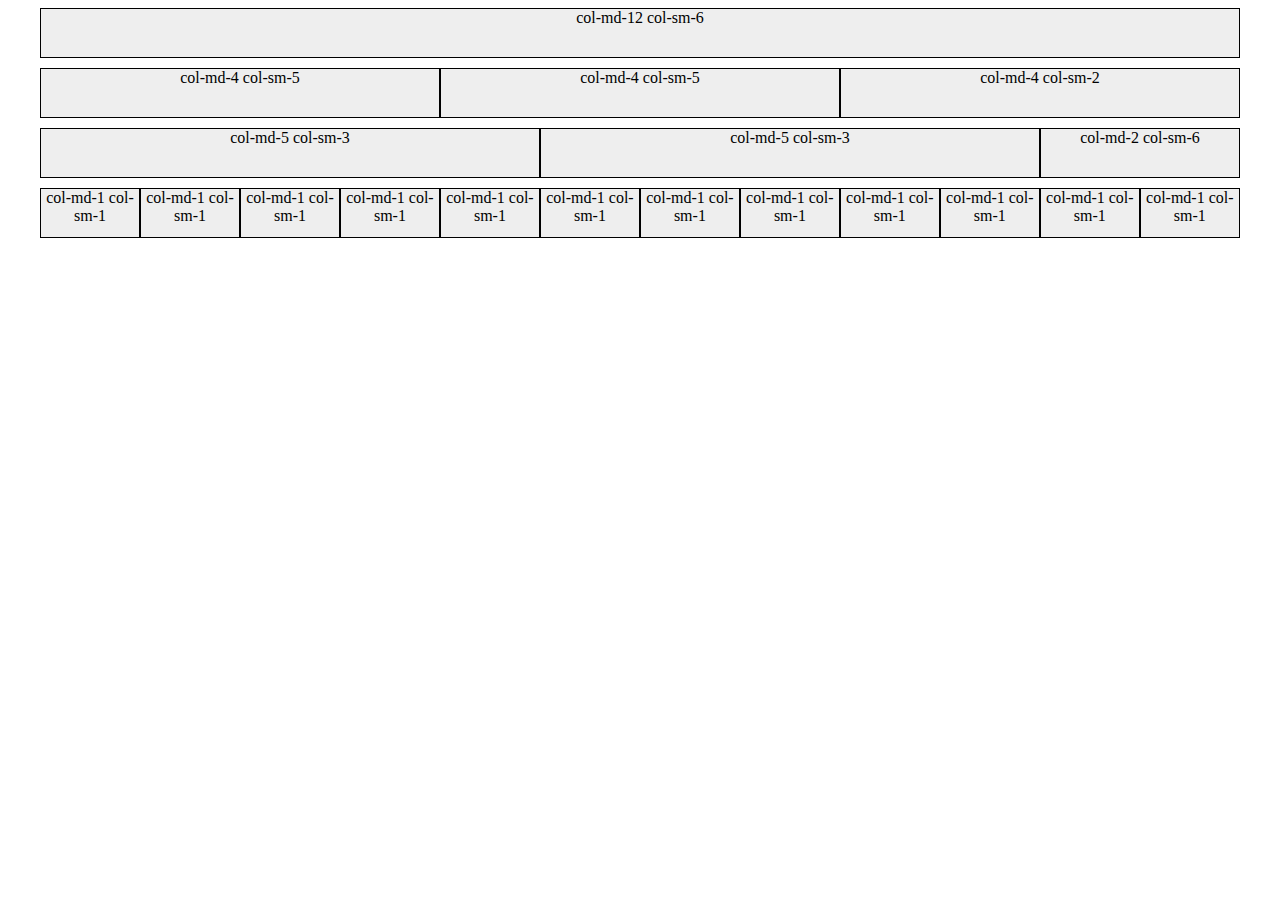
<file: Grid/index.html>
<!DOCTYPE html>
<html lang="en">
<head>
	<meta charset="UTF-8">
	<title>Grid</title>
	<link rel="stylesheet" type="text/css" href="style.css">
</head>
<body>
	<div class="container">
		<div class="row">
			<div class="col-sm-6 col-md-12 box">col-md-12 col-sm-6</div>
			<div class="col-sm-6 hide box">col-sm-6</div>
		</div>
		<div class="row">
			<div class="col-sm-5 col-md-4 box">col-md-4 col-sm-5</div>
			<div class="col-sm-5 col-md-4 box">col-md-4 col-sm-5</div>
			<div class="col-sm-2 col-md-4 box">col-md-4 col-sm-2</div>
		</div>
		<div class="row">
			<div class="col-sm-3 col-md-5 box">col-md-5 col-sm-3</div>
			<div class="col-sm-3 col-md-5 box">col-md-5 col-sm-3</div>
			<div class="col-sm-6 col-md-2 box">col-md-2 col-sm-6</div>
		</div>
		<div class="row">
			<div class="col-sm-1 col-md-1 box">col-md-1 col-sm-1</div>
			<div class="col-sm-1 col-md-1 box">col-md-1 col-sm-1</div>
			<div class="col-sm-1 col-md-1 box">col-md-1 col-sm-1</div>
			<div class="col-sm-1 col-md-1 box">col-md-1 col-sm-1</div>
			<div class="col-sm-1 col-md-1 box">col-md-1 col-sm-1</div>
			<div class="col-sm-1 col-md-1 box">col-md-1 col-sm-1</div>
			<div class="col-sm-1 col-md-1 box">col-md-1 col-sm-1</div>
			<div class="col-sm-1 col-md-1 box">col-md-1 col-sm-1</div>
			<div class="col-sm-1 col-md-1 box">col-md-1 col-sm-1</div>
			<div class="col-sm-1 col-md-1 box">col-md-1 col-sm-1</div>
			<div class="col-sm-1 col-md-1 box">col-md-1 col-sm-1</div>
			<div class="col-sm-1 col-md-1 box">col-md-1 col-sm-1</div>
		</div>
	</div>
	
</body>
</html>
</file>
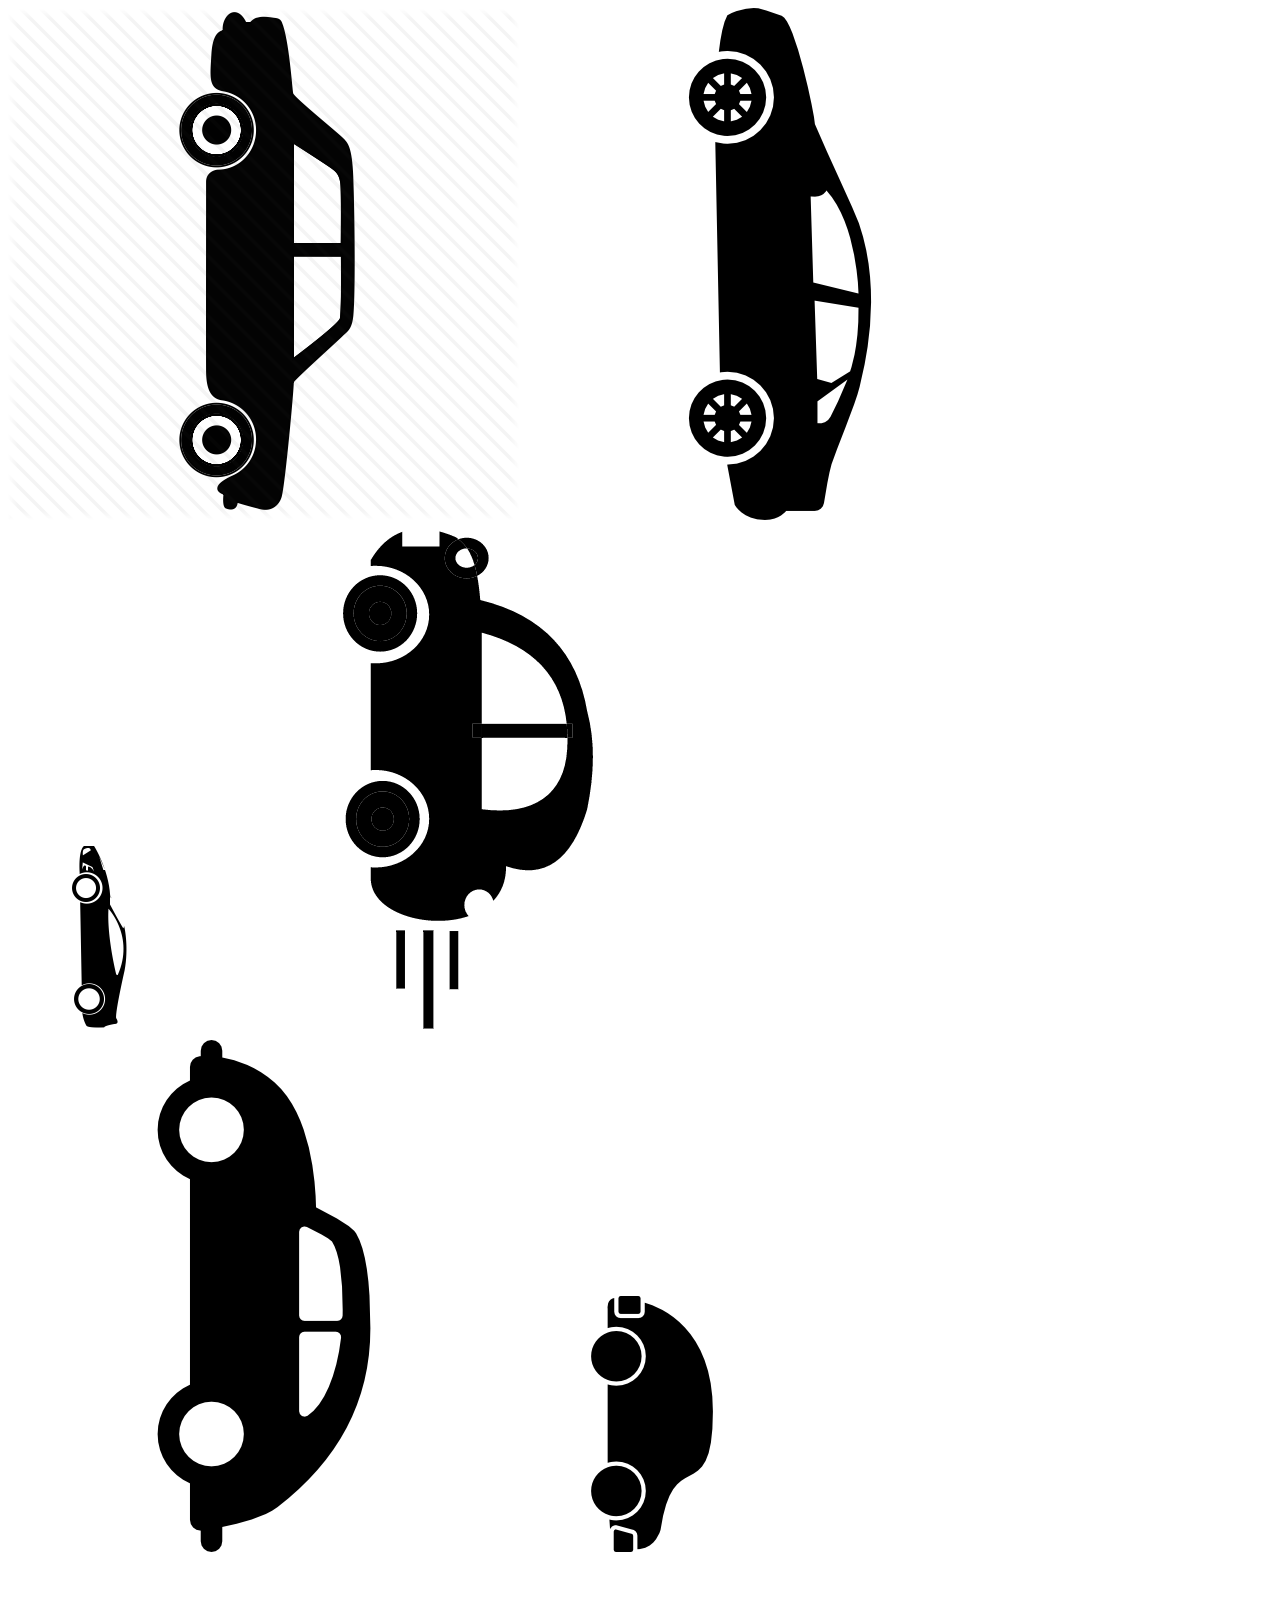
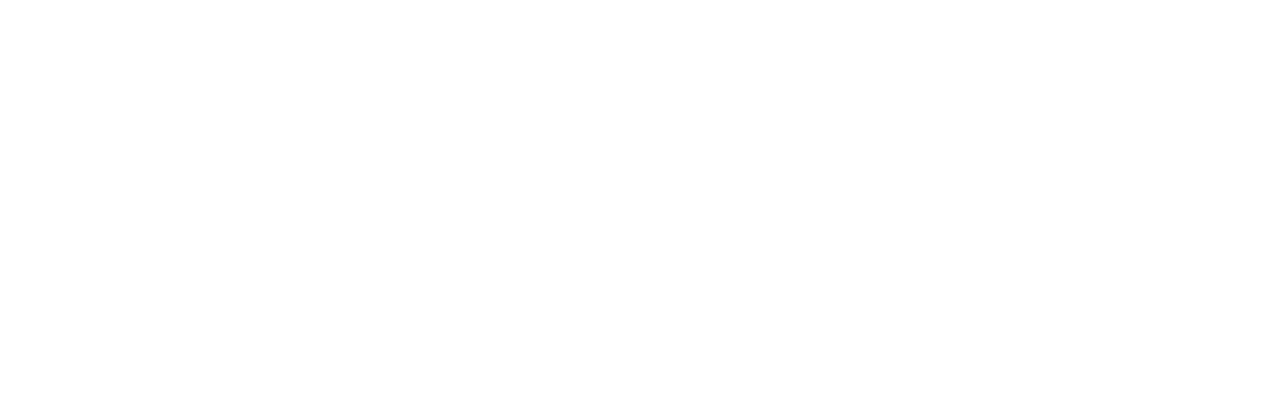
<file: Parallax/index.html>
<!DOCTYPE html>
<html lang="en">
<head>
	<meta charset="UTF-8">
	<title>Parallax</title>
	<link rel="stylesheet" href="styles/style.css">
</head>
<body>
	<div class="wrapper parallax">
		<div>
			<img src="img/1.png" alt="">
			<img src="img/2.png" alt="">
		</div>

		<div>
			<img src="img/3.png" alt="">
			<img src="img/4.png" alt="">
		</div>

		<div>
			<img src="img/5.png" alt="">
			<img src="img/6.png" alt="">
		</div>
	</div>
	
	<script type="text/javascript" src="bower_components/jquery/dist/jquery.min.js"></script>
	<script type="text/javascript" src="script/parallax.js"></script>
</body>
</html>
</file>
<file: Grid/style.css>
@media only screen and (min-width: 640px) {
  .col-sm-1 {
    flex-basis: 8.33333%; }

  .col-sm-2 {
    flex-basis: 16.66667%; }

  .col-sm-3 {
    flex-basis: 25%; }

  .col-sm-4 {
    flex-basis: 33.33333%; }

  .col-sm-5 {
    flex-basis: 41.66667%; }

  .col-sm-6 {
    flex-basis: 50%; }

  .col-sm-7 {
    flex-basis: 58.33333%; }

  .col-sm-8 {
    flex-basis: 66.66667%; }

  .col-sm-9 {
    flex-basis: 75%; }

  .col-sm-10 {
    flex-basis: 83.33333%; }

  .col-sm-11 {
    flex-basis: 91.66667%; }

  .col-sm-12 {
    flex-basis: 100%; } }
@media only screen and (min-width: 960px) {
  .col-md-1 {
    flex-basis: 8.33333%; }

  .col-md-2 {
    flex-basis: 16.66667%; }

  .col-md-3 {
    flex-basis: 25%; }

  .col-md-4 {
    flex-basis: 33.33333%; }

  .col-md-5 {
    flex-basis: 41.66667%; }

  .col-md-6 {
    flex-basis: 50%; }

  .col-md-7 {
    flex-basis: 58.33333%; }

  .col-md-8 {
    flex-basis: 66.66667%; }

  .col-md-9 {
    flex-basis: 75%; }

  .col-md-10 {
    flex-basis: 83.33333%; }

  .col-md-11 {
    flex-basis: 91.66667%; }

  .col-md-12 {
    flex-basis: 100%; } }
@media only screen and (min-width: 1170px) {
  .col-lg-1 {
    flex-basis: 8.33333%; }

  .col-lg-2 {
    flex-basis: 16.66667%; }

  .col-lg-3 {
    flex-basis: 25%; }

  .col-lg-4 {
    flex-basis: 33.33333%; }

  .col-lg-5 {
    flex-basis: 41.66667%; }

  .col-lg-6 {
    flex-basis: 50%; }

  .col-lg-7 {
    flex-basis: 58.33333%; }

  .col-lg-8 {
    flex-basis: 66.66667%; }

  .col-lg-9 {
    flex-basis: 75%; }

  .col-lg-10 {
    flex-basis: 83.33333%; }

  .col-lg-11 {
    flex-basis: 91.66667%; }

  .col-lg-12 {
    flex-basis: 100%; } }
.container {
  max-width: 1170px;
  min-width: 320px;
  padding: 0 15px;
  margin: 0 auto; }
  .container .row {
    display: flex;
    flex-direction: row;
    flex-wrap: wrap;
    margin: 0 -15px 10px; }

.box {
  height: 50px;
  text-align: center;
  font-size: 16px;
  border: 1px solid #000000;
  background-color: #eeeeee;
  box-sizing: border-box; }

.hide {
  display: none; }
  @media all and (max-width: 960px) {
    .hide {
      display: block; } }

/*# sourceMappingURL=style.css.map */
</file>
<file: Parallax/styles/style.css>
.wrapper {
	position: relative;

	height: 2000px;
}

#background-0 {
  position: fixed;
  left: 50%;
  top: 0;

  width: 500px;
  margin-left: -250px;

  z-index: 1;
}

#background-00 {
	position: absolute;
	top: -30px;
	left: 120px;
}

#background-01 {
	position: absolute;
	top: 100px;
	left: 370px;
}

#background-1 {
  position: fixed;
  left: 50%;
  top: 0;

  width: 600px;
  margin-left: -300px;

  z-index: 2;
}

#background-02 {
	position: absolute;
	top: 400px;
	left: 50px;
}

#background-03 {
	position: absolute;
	top: 500px;
	left: 80px;
}

#background-2 {
  position: fixed;
  left: 50%;
  top: 0;

  width: 400px;
  margin-left: -200px;

  z-index: 2;
}

#background-04 {
	position: absolute;
	top: 50px;
	left: -360px;
}

#background-05 {
	position: absolute;
	top: 400px;
	left: 300px;
}

img {
	transform: rotate(90deg);
}
</file>
